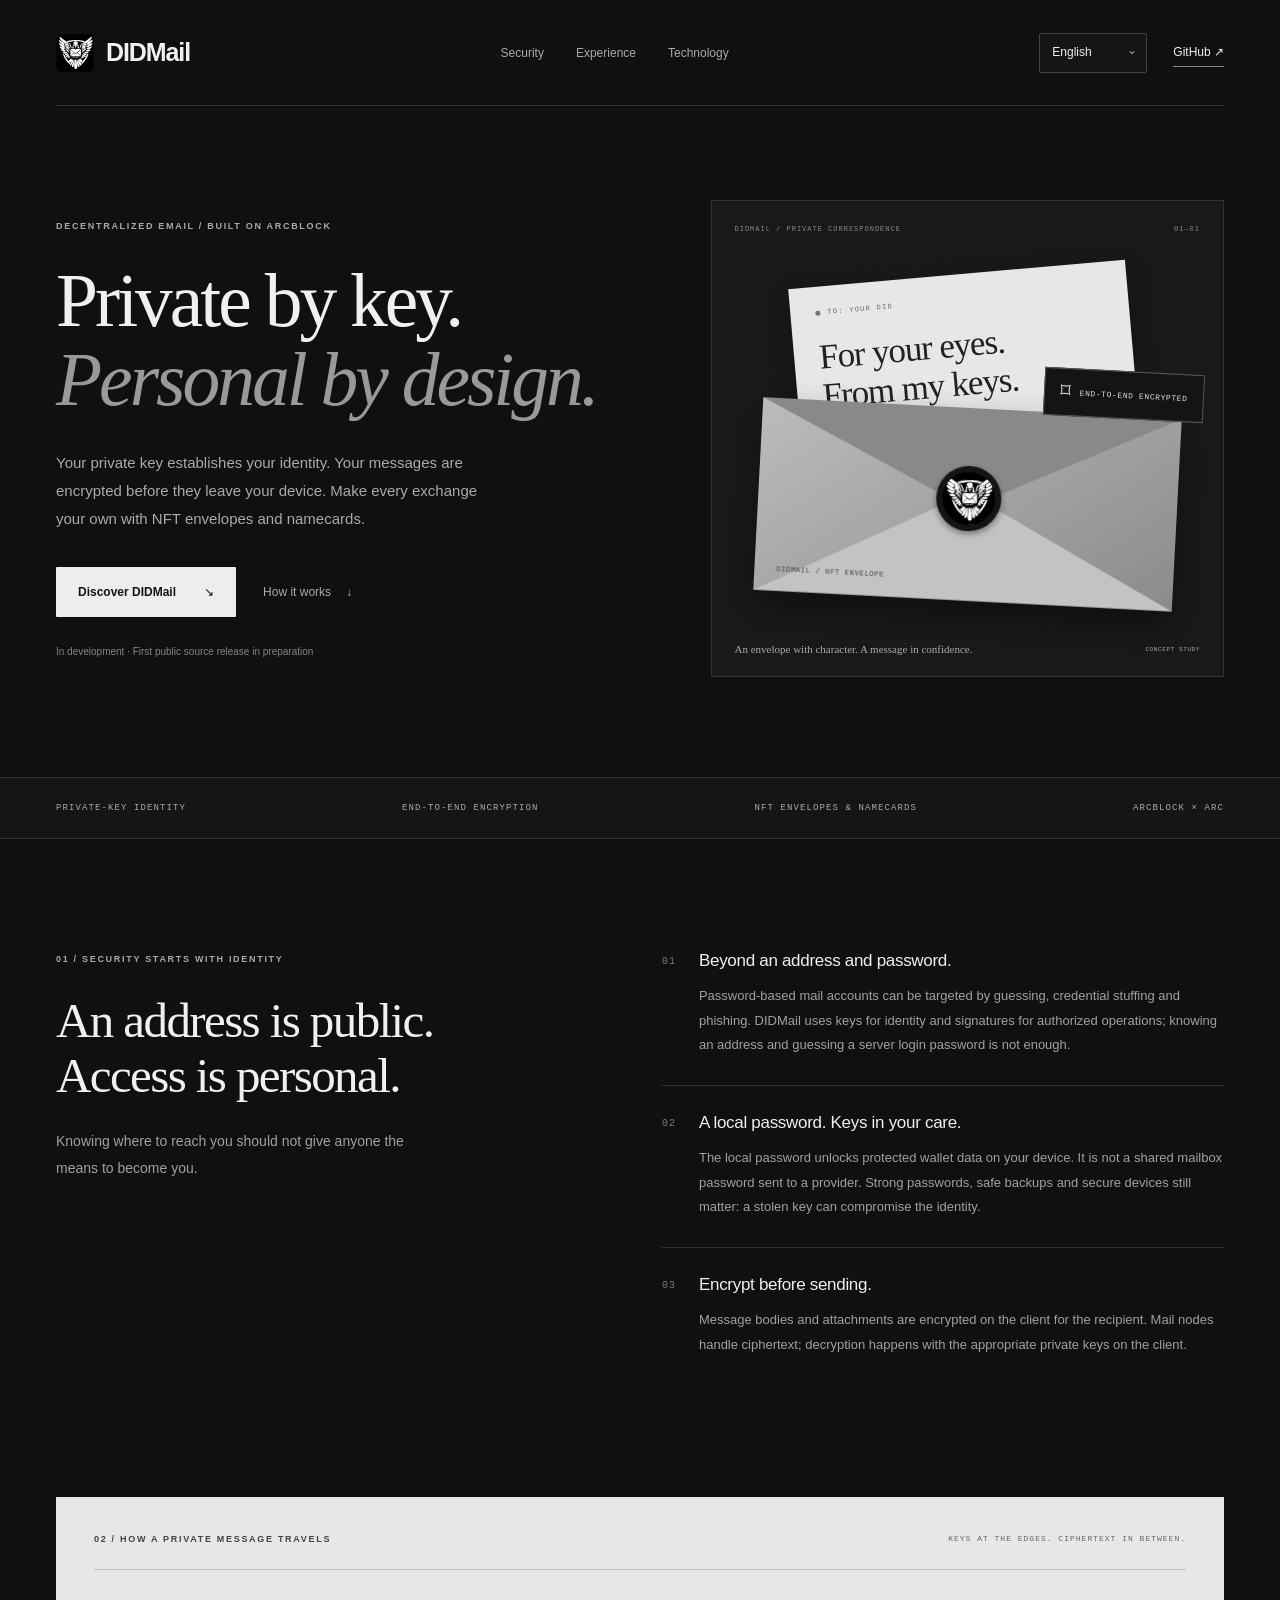
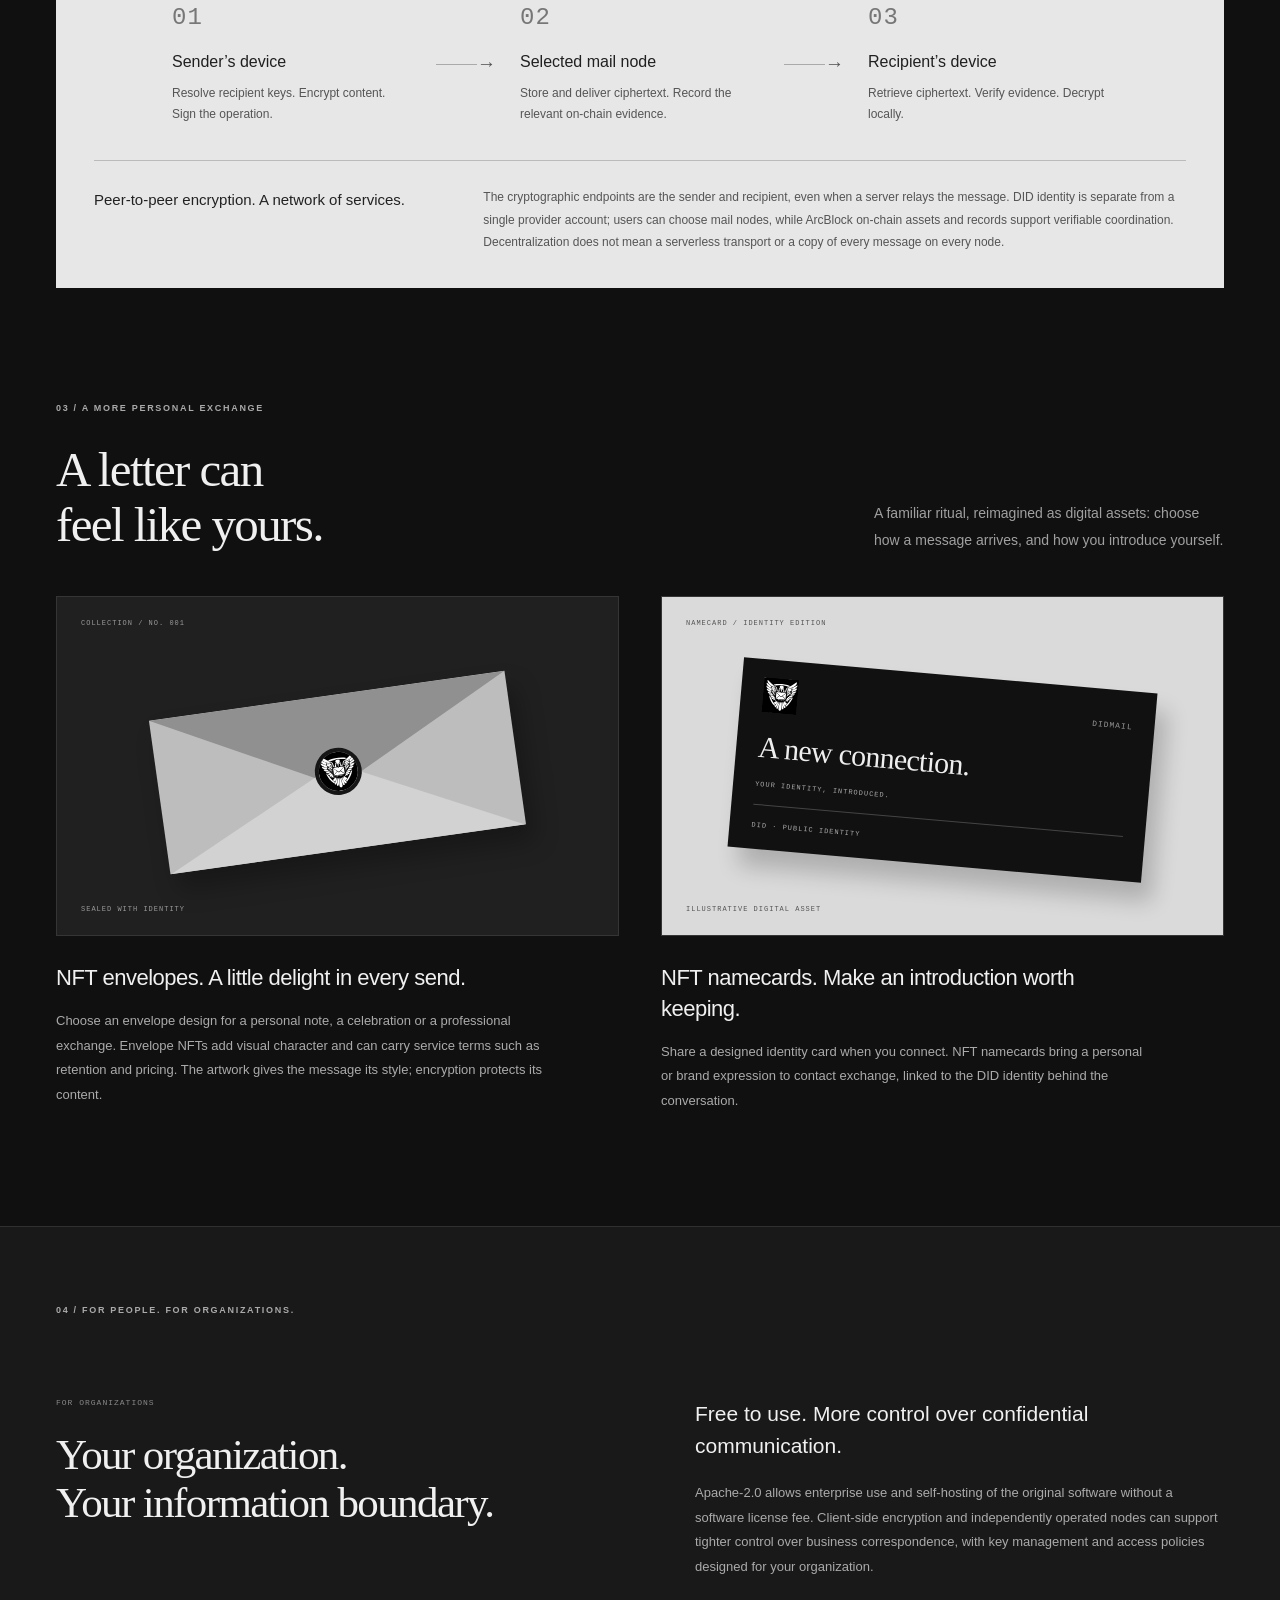
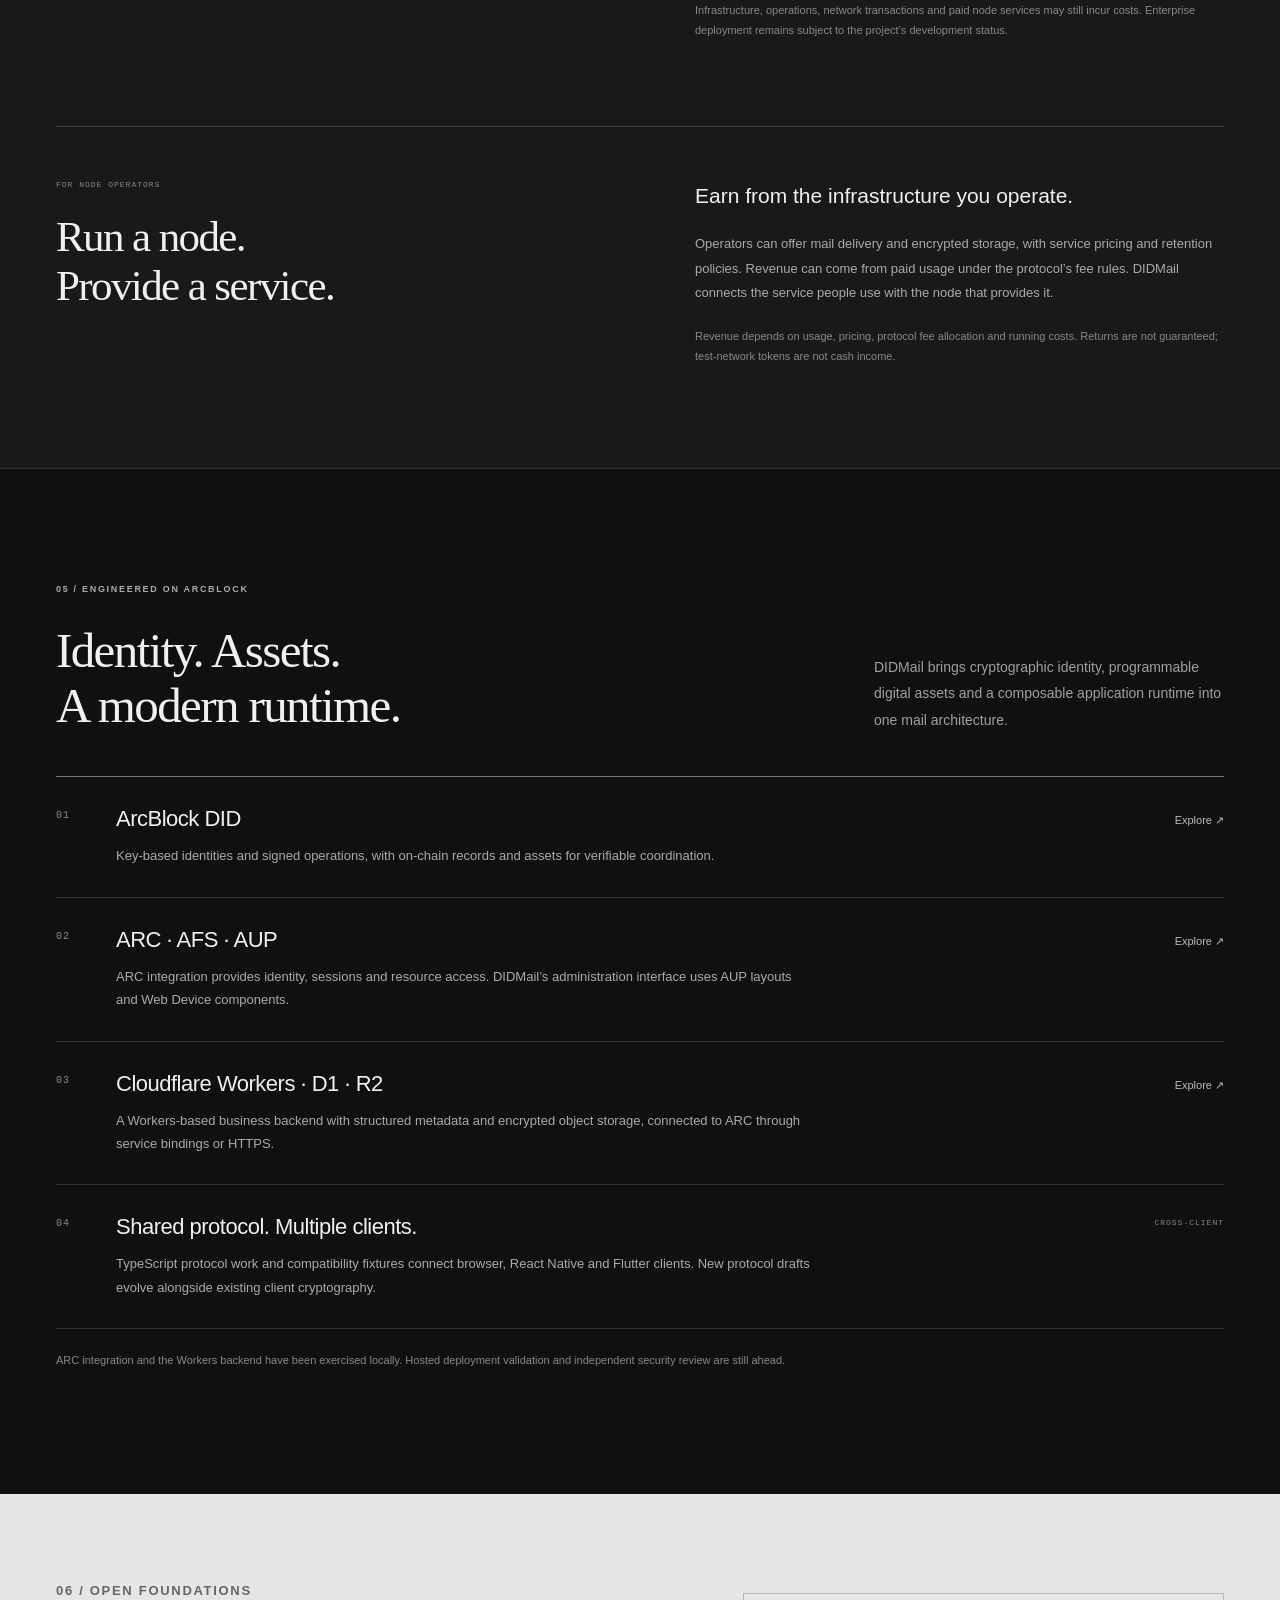
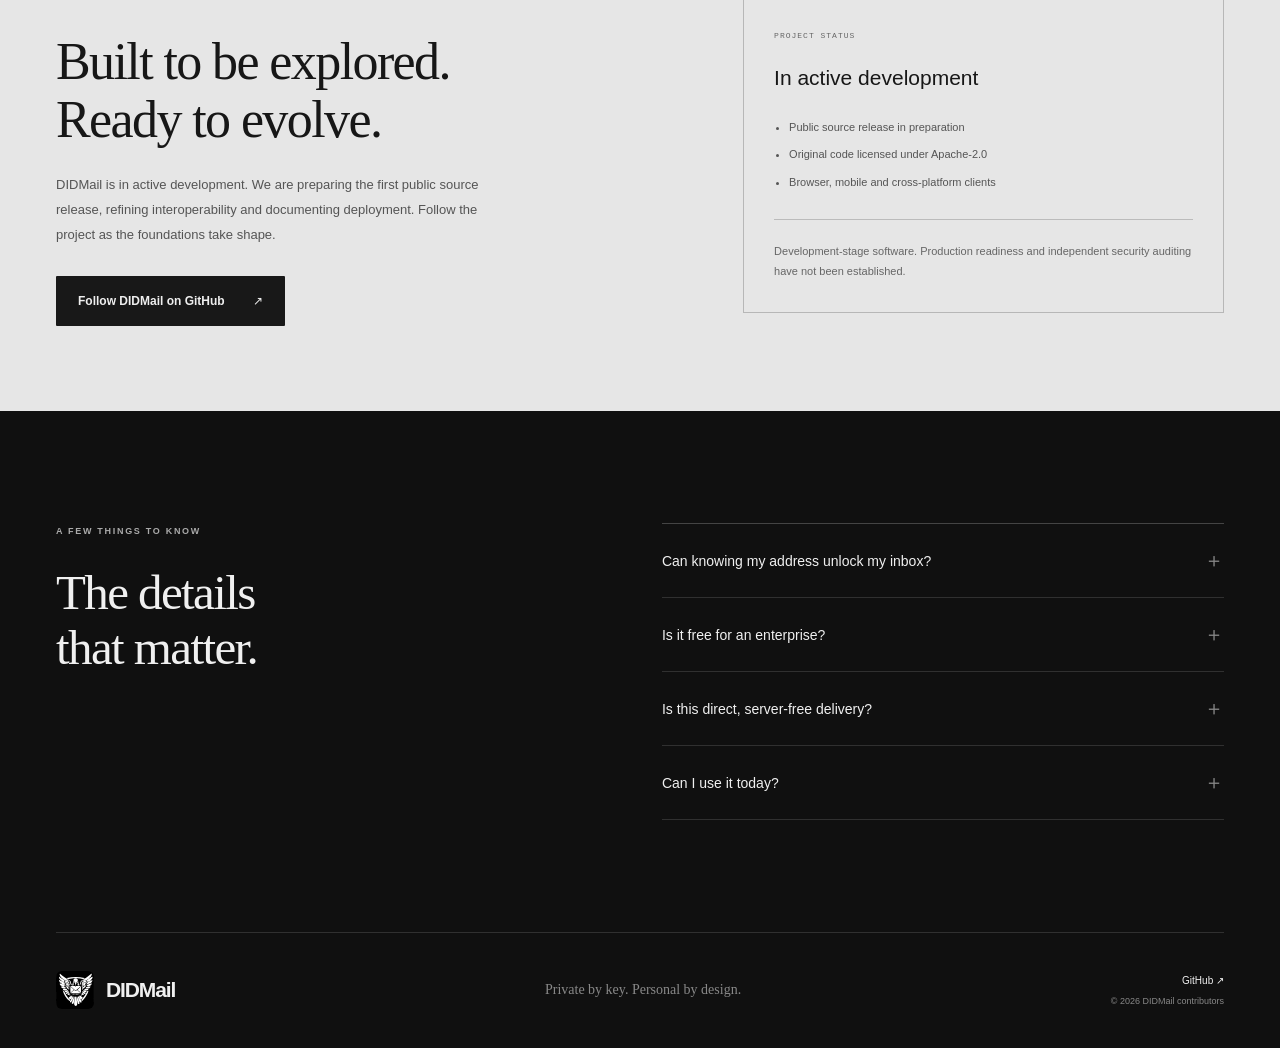
<file: index.html>
<!doctype html>
<html lang="en"><head>
<meta charset="utf-8"><meta name="viewport" content="width=device-width, initial-scale=1">
<meta name="theme-color" content="#101010">
<meta name="description" content="DIDMail: private-key identity, end-to-end encrypted email, NFT envelopes and namecards. Built on ArcBlock technology and ARC.">
<meta property="og:type" content="website"><meta property="og:title" content="DIDMail — Private by key. Personal by design.">
<meta property="og:description" content="Private-key identity. Encrypted conversations. NFT envelopes and namecards. Built on ArcBlock and ARC.">
<meta property="og:url" content="https://didmail.org/"><meta property="og:image" content="https://didmail.org/assets/favicon.png">
<link rel="canonical" href="https://didmail.org/"><link rel="icon" type="image/png" href="assets/favicon.png"><link rel="stylesheet" href="style.css?v=3">
<title>DIDMail — Private by key. Personal by design.</title><script src="locales.js?v=3" defer></script><script src="app.js?v=3" defer></script></head><body>
<a data-i18n="skip" href="#main" class="skip">Skip to content</a>
<header class="site-header wrap"><a class="brand" href="#" aria-label="DIDMail home"><img src="assets/logo.svg" width="38" height="38" alt=""><span>DIDMail</span></a><nav id="navigation" aria-label="Main navigation"><a href="#idea"><span data-i18n="navSecurity" >Security</span></a><a href="#experience"><span data-i18n="navExperience" >Experience</span></a><a href="#technology"><span data-i18n="navTechnology" >Technology</span></a></nav>
<div class="nav-actions"><div class="language-picker"><select class="language" aria-label="Website language" dir="ltr"><option value="en" lang="en">English</option><option value="zh" lang="zh">中文</option><option value="ja" lang="ja">日本語</option><option value="ru" lang="ru">Русский</option><option value="ar" lang="ar" dir="rtl">العربية</option></select><span aria-hidden="true">⌄</span></div><a class="github-link" href="https://github.com/didmail-org" target="_blank" rel="noopener noreferrer">GitHub ↗</a><button class="menu-button" type="button" aria-controls="navigation" aria-expanded="false" aria-label="Toggle navigation"><span></span><span></span></button></div></header>
<main id="main">
<section class="hero wrap"><div class="hero-copy"><p data-i18n="eyebrow" class="eyebrow">DECENTRALIZED EMAIL / BUILT ON ARCBLOCK</p><h1><span data-i18n="heroFirst" >Private by key.</span><br><em><span data-i18n="heroSecond" >Personal by design.</span></em></h1><p data-i18n="heroDescription" class="hero-description">Your private key establishes your identity. Your messages are encrypted before they leave your device. Make every exchange your own with NFT envelopes and namecards.</p><div class="hero-actions"><a class="button dark" href="#idea"><span data-i18n="explore" >Discover DIDMail</span><span aria-hidden="true">↘</span></a><a class="text-link" href="#how"><span data-i18n="howLink" >How it works</span><span aria-hidden="true">↓</span></a></div><p data-i18n="heroStatus" class="hero-status">In development · First public source release in preparation</p></div><div class="mail-scene" aria-label="Concept illustration of an encrypted NFT envelope"><div class="scene-grid" aria-hidden="true"></div><div class="scene-top"><span class="mono" data-i18n="correspondence">DIDMAIL / PRIVATE CORRESPONDENCE</span><span class="mono">01—01</span></div><div class="message-paper"><div class="paper-header"><span class="paper-dot"></span><span class="mono" data-i18n="toDid">TO: YOUR DID</span></div><p data-i18n="paperTitle" >For your eyes.<br>From my keys.</p><div class="paper-lines" aria-hidden="true"><i></i><i></i><i></i></div></div><div class="envelope" aria-hidden="true"><div class="envelope-base"></div><div class="envelope-fold"></div><div class="seal"><img src="assets/logo.svg" alt="" width="56" height="56"></div><span class="envelope-label mono">DIDMAIL / NFT ENVELOPE</span></div><div class="encryption-tag"><span aria-hidden="true">⌑</span><span data-i18n="sealed" >END-TO-END ENCRYPTED</span></div><div class="scene-bottom"><span data-i18n="sceneNote" >An envelope with character. A message in confidence.</span><span data-i18n="illustration" class="mono">CONCEPT STUDY</span></div></div></section>
<div class="principles-strip"><div class="wrap"><span data-i18n="stripIdentity" >PRIVATE-KEY IDENTITY</span><span data-i18n="stripEncryption" >END-TO-END ENCRYPTION</span><span data-i18n="stripNFT" >NFT ENVELOPES &amp; NAMECARDS</span><span data-i18n="stripArc" >ARCBLOCK × ARC</span></div></div>
<section id="idea" class="idea-section wrap section-space"><div class="section-intro"><p data-i18n="securityEyebrow" class="eyebrow">01 / SECURITY STARTS WITH IDENTITY</p><h2 data-i18n="securityTitle" >An address is public.<br>Access is personal.</h2><p data-i18n="securityIntro" class="section-description">Knowing where to reach you should not give anyone the means to become you.</p></div><div class="principle-list">
<article><span class="item-index mono">01</span><div><h3 data-i18n="passwordTitle" >Beyond an address and password.</h3><p data-i18n="passwordText" >Password-based mail accounts can be targeted by guessing, credential stuffing and phishing. DIDMail uses keys for identity and signatures for authorized operations; knowing an address and guessing a server login password is not enough.</p></div></article>
<article><span class="item-index mono">02</span><div><h3 data-i18n="localTitle" >A local password. Keys in your care.</h3><p data-i18n="localText" >The local password unlocks protected wallet data on your device. It is not a shared mailbox password sent to a provider. Strong passwords, safe backups and secure devices still matter: a stolen key can compromise the identity.</p></div></article>
<article><span class="item-index mono">03</span><div><h3 data-i18n="contentTitle" >Encrypt before sending.</h3><p data-i18n="contentText" >Message bodies and attachments are encrypted on the client for the recipient. Mail nodes handle ciphertext; decryption happens with the appropriate private keys on the client.</p></div></article>
</div></section>
<section id="how" class="journey-section wrap"><div class="journey-heading"><p data-i18n="howEyebrow" class="eyebrow">02 / HOW A PRIVATE MESSAGE TRAVELS</p><span data-i18n="howNote" class="mono">KEYS AT THE EDGES. CIPHERTEXT IN BETWEEN.</span></div><div class="journey"><div class="journey-step"><span class="journey-symbol mono">01</span><h3 data-i18n="senderTitle" >Sender’s device</h3><p data-i18n="senderText" >Resolve recipient keys. Encrypt content. Sign the operation.</p></div><div class="connection" aria-hidden="true"><span>→</span></div><div class="journey-step"><span class="journey-symbol mono">02</span><h3 data-i18n="nodesTitle" >Selected mail node</h3><p data-i18n="nodesText" >Store and deliver ciphertext. Record the relevant on-chain evidence.</p></div><div class="connection" aria-hidden="true"><span>→</span></div><div class="journey-step"><span class="journey-symbol mono">03</span><h3 data-i18n="recipientTitle" >Recipient’s device</h3><p data-i18n="recipientText" >Retrieve ciphertext. Verify evidence. Decrypt locally.</p></div></div><div class="architecture-note"><p data-i18n="decentralizedTitle" class="note-heading">Peer-to-peer encryption. A network of services.</p><p data-i18n="decentralizedText" >The cryptographic endpoints are the sender and recipient, even when a server relays the message. DID identity is separate from a single provider account; users can choose mail nodes, while ArcBlock on-chain assets and records support verifiable coordination. Decentralization does not mean a serverless transport or a copy of every message on every node.</p></div></section>
<section id="experience" class="experience-section wrap section-space"><div class="project-heading"><div><p data-i18n="nftEyebrow" class="eyebrow">03 / A MORE PERSONAL EXCHANGE</p><h2 data-i18n="nftTitle" >A letter can<br>feel like yours.</h2></div><p data-i18n="nftIntro" class="section-description">A familiar ritual, reimagined as digital assets: choose how a message arrives, and how you introduce yourself.</p></div><div class="nft-layout">
<article class="nft-feature"><div class="envelope-study" aria-hidden="true"><span class="study-label mono" data-i18n="collectionLabel">COLLECTION / NO. 001</span><div class="mini-envelope"><img src="assets/logo.svg" alt=""></div><span class="study-bottom mono" data-i18n="sealLabel">SEALED WITH IDENTITY</span></div><h3 data-i18n="envelopeTitle" >NFT envelopes. A little delight in every send.</h3><p data-i18n="envelopeText" >Choose an envelope design for a personal note, a celebration or a professional exchange. Envelope NFTs add visual character and can carry service terms such as retention and pricing. The artwork gives the message its style; encryption protects its content.</p></article>
<article class="nft-feature"><div class="namecard-study"><span class="study-label mono" data-i18n="namecardLabel">NAMECARD / IDENTITY EDITION</span><div class="namecard"><div class="namecard-top"><img src="assets/logo.svg" width="35" height="35" alt=""><span class="mono">DIDMAIL</span></div><p data-i18n="cardName" class="card-name">A new connection.</p><span data-i18n="cardRole" class="mono">YOUR IDENTITY, INTRODUCED.</span><div class="card-rule"></div><span class="mono" data-i18n="publicDid">DID · PUBLIC IDENTITY</span></div><span class="study-bottom mono" data-i18n="assetLabel">ILLUSTRATIVE DIGITAL ASSET</span></div><h3 data-i18n="namecardTitle" >NFT namecards. Make an introduction worth keeping.</h3><p data-i18n="namecardText" >Share a designed identity card when you connect. NFT namecards bring a personal or brand expression to contact exchange, linked to the DID identity behind the conversation.</p></article>
</div></section>
<section class="audience-section"><div class="wrap"><p data-i18n="audienceEyebrow" class="eyebrow">04 / FOR PEOPLE. FOR ORGANIZATIONS.</p><div class="audience-row"><div><span class="mono" data-i18n="enterpriseLabel">FOR ORGANIZATIONS</span><h2 data-i18n="enterpriseTitle" >Your organization.<br>Your information boundary.</h2></div><div><h3 data-i18n="enterpriseLead" >Free to use. More control over confidential communication.</h3><p data-i18n="enterpriseText" >Apache-2.0 allows enterprise use and self-hosting of the original software without a software license fee. Client-side encryption and independently operated nodes can support tighter control over business correspondence, with key management and access policies designed for your organization.</p><p data-i18n="enterpriseNote" class="fine-print">Infrastructure, operations, network transactions and paid node services may still incur costs. Enterprise deployment remains subject to the project’s development status.</p></div></div><div class="audience-row"><div><span class="mono" data-i18n="operatorLabel">FOR NODE OPERATORS</span><h2 data-i18n="operatorTitle" >Run a node.<br>Provide a service.</h2></div><div><h3 data-i18n="operatorLead" >Earn from the infrastructure you operate.</h3><p data-i18n="operatorText" >Operators can offer mail delivery and encrypted storage, with service pricing and retention policies. Revenue can come from paid usage under the protocol’s fee rules. DIDMail connects the service people use with the node that provides it.</p><p data-i18n="operatorNote" class="fine-print">Revenue depends on usage, pricing, protocol fee allocation and running costs. Returns are not guaranteed; test-network tokens are not cash income.</p></div></div></div></section>
<section id="technology" class="technology-section wrap section-space"><div class="project-heading"><div><p data-i18n="techEyebrow" class="eyebrow">05 / ENGINEERED ON ARCBLOCK</p><h2 data-i18n="techTitle" >Identity. Assets.<br>A modern runtime.</h2></div><p data-i18n="techIntro" class="section-description">DIDMail brings cryptographic identity, programmable digital assets and a composable application runtime into one mail architecture.</p></div><div class="tech-list">
<article><span class="mono">01</span><div><h3 data-i18n="didTechTitle" >ArcBlock DID</h3><p data-i18n="didTechText" >Key-based identities and signed operations, with on-chain records and assets for verifiable coordination.</p></div><a href="https://arcblock.github.io/abt-did-spec/" target="_blank" rel="noopener noreferrer"><span data-i18n="didDocs" >Explore</span> <span aria-hidden="true">↗</span></a></article>
<article><span class="mono">02</span><div><h3 data-i18n="arcTechTitle" >ARC · AFS · AUP</h3><p data-i18n="arcTechText" >ARC integration provides identity, sessions and resource access. DIDMail’s administration interface uses AUP layouts and Web Device components.</p></div><a href="https://www.arcblock.io/en/docs/afs/" target="_blank" rel="noopener noreferrer"><span data-i18n="arcDocs" >Explore</span> <span aria-hidden="true">↗</span></a></article>
<article><span class="mono">03</span><div><h3 data-i18n="workerTechTitle" >Cloudflare Workers · D1 · R2</h3><p data-i18n="workerTechText" >A Workers-based business backend with structured metadata and encrypted object storage, connected to ARC through service bindings or HTTPS.</p></div><a href="https://developers.cloudflare.com/workers/" target="_blank" rel="noopener noreferrer"><span data-i18n="workerDocs" >Explore</span> <span aria-hidden="true">↗</span></a></article>
<article><span class="mono">04</span><div><h3 data-i18n="protocolTechTitle" >Shared protocol. Multiple clients.</h3><p data-i18n="protocolTechText" >TypeScript protocol work and compatibility fixtures connect browser, React Native and Flutter clients. New protocol drafts evolve alongside existing client cryptography.</p></div><span class="tech-tag mono" data-i18n="crossClient">CROSS-CLIENT</span></article>
</div><p data-i18n="techNote" class="fine-print">ARC integration and the Workers backend have been exercised locally. Hosted deployment validation and independent security review are still ahead.</p></section>
<section id="status" class="status-section"><div class="wrap status-inner"><div><p data-i18n="statusEyebrow" class="eyebrow">06 / OPEN FOUNDATIONS</p><h2 data-i18n="statusTitle" >Built to be explored.<br>Ready to evolve.</h2><p data-i18n="statusDescription" >DIDMail is in active development. We are preparing the first public source release, refining interoperability and documenting deployment. Follow the project as the foundations take shape.</p><a class="button lime" href="https://github.com/didmail-org" target="_blank" rel="noopener noreferrer"><span data-i18n="join" >Follow DIDMail on GitHub</span><span aria-hidden="true">↗</span></a></div>
<aside class="release-note"><span class="mono" data-i18n="projectStatus">PROJECT STATUS</span><h3 data-i18n="releaseTitle" >In active development</h3><ul><li data-i18n="releaseOne" >Public source release in preparation</li><li data-i18n="releaseTwo" >Original code licensed under Apache-2.0</li><li data-i18n="releaseThree" >Browser, mobile and cross-platform clients</li></ul><p data-i18n="releaseWarning" >Development-stage software. Production readiness and independent security auditing have not been established.</p></aside>
</div></section>
<section class="faq-section section-space wrap"><div><p data-i18n="faqEyebrow" class="eyebrow">A FEW THINGS TO KNOW</p><h2 data-i18n="faqTitle" >The details<br>that matter.</h2></div><div class="faq-list">
<details><summary><span data-i18n="faqOne" >Can knowing my address unlock my inbox?</span><span aria-hidden="true">＋</span></summary><p data-i18n="faqOneAnswer" >An address identifies you; it is not a decryption key. Reading encrypted content requires the appropriate private key. Keep local wallet data, passwords and backups secure.</p></details>
<details><summary><span data-i18n="faqTwo" >Is it free for an enterprise?</span><span aria-hidden="true">＋</span></summary><p data-i18n="faqTwoAnswer" >The original software has no license fee under Apache-2.0, including commercial use and self-hosting subject to the license terms. Hosting, operations and service or chain fees are separate. Third-party components retain their own licenses.</p></details>
<details><summary><span data-i18n="faqThree" >Is this direct, server-free delivery?</span><span aria-hidden="true">＋</span></summary><p data-i18n="faqThreeAnswer" >No. The encryption endpoints are the sender and recipient. Nodes still store and relay ciphertext. Delivery and availability depend on the selected services; encryption does not hide all routing, payment or on-chain metadata.</p></details>
<details><summary><span data-i18n="faqFour" >Can I use it today?</span><span aria-hidden="true">＋</span></summary><p data-i18n="faqFourAnswer" >Public downloads and deployment instructions are being prepared. This site introduces the project and its architecture; the illustrations are concept studies. Follow GitHub for source and release updates.</p></details>
</div></section>
</main>
<footer class="site-footer wrap"><a class="brand" href="#" aria-label="DIDMail home"><img src="assets/logo.svg" width="38" height="38" alt=""><span>DIDMail</span></a><p data-i18n="footerLine" >Private by key. Personal by design.</p><div><a href="https://github.com/didmail-org" target="_blank" rel="noopener noreferrer">GitHub <span aria-hidden="true">↗</span></a><span data-i18n="copyright">© 2026 DIDMail contributors</span></div></footer>
</body></html>
</file>
<file: style.css>
:root {
  color-scheme: dark;
  --paper: #101010; --ink: #f0f0f0; --muted: #a0a0a0; --line: #303030;
  --serif: "Iowan Old Style", Baskerville, "Palatino Linotype", Georgia, serif;
  --sans: -apple-system, BlinkMacSystemFont, "Segoe UI", sans-serif;
}
* { box-sizing: border-box; }
html { scroll-behavior: smooth; scroll-padding-top: 30px; }
body { margin: 0; background: var(--paper); color: var(--ink); font-family: var(--sans); -webkit-font-smoothing: antialiased; }
a { color: inherit; text-decoration: none; }
button { font: inherit; color: inherit; }
a, button, summary { touch-action: manipulation; -webkit-tap-highlight-color: transparent; }
:focus-visible { outline: 2px solid #ddd; outline-offset: 5px; }
.wrap { width: min(1240px, calc(100% - 112px)); margin-inline: auto; }
.mono { font-family: ui-monospace, SFMono-Regular, Consolas, monospace; font-size: 10px; letter-spacing: 1px; }
[data-i18n] { white-space: pre-line; }
.skip { position: fixed; left: 16px; top: -80px; padding: 14px; background: #fff; color: #111; z-index: 20; }
.skip:focus { top: 10px; }
.site-header { height: 106px; display: flex; align-items: center; justify-content: space-between; border-bottom: 1px solid var(--line); gap: 24px; }
.brand { display: flex; align-items: center; gap: 12px; font-size: 25px; font-weight: 600; letter-spacing: -1.1px; }
.brand img { border-radius: 6px; }
.site-header nav { display: flex; gap: 32px; font-size: 12px; color: #aaa; }
.site-header nav a, .text-link { transition: color .2s; }
.site-header nav a:hover, .text-link:hover, .site-footer a:hover { color: #fff; }
.nav-actions { display: flex; gap: 26px; align-items: center; font-size: 12px; }
.language { background: none; border: 0; padding: 10px 0; cursor: pointer; }
.language span { font-size: 11px; margin-left: 6px; }
.github-link { border-bottom: 1px solid #888; padding-block: 7px; }
.menu-button { display: none; }
.hero { display: grid; grid-template-columns: 1.15fr 1fr; align-items: center; gap: 64px; padding-block: 94px 100px; }
.eyebrow { font-size: 9px; font-weight: 550; letter-spacing: 1.7px; line-height: 1.8; margin: 0 0 27px; color: #aaa; }
.hero h1 { font-family: var(--serif); font-weight: 400; font-size: clamp(58px, 5.9vw, 82px); letter-spacing: -3px; line-height: 1.05; margin: 0 0 30px; }
.hero h1 em { font-weight: 400; color: #999; }
.hero-description { font-size: 15px; line-height: 1.85; color: #aaa; max-width: 440px; margin: 0 0 34px; }
.hero-actions { display: flex; gap: 27px; align-items: center; }
.button { display: inline-flex; justify-content: space-between; align-items: center; gap: 28px; min-height: 50px; padding: 0 22px; font-size: 12px; font-weight: 550; border-radius: 1px; transition: transform .2s, background .2s; }
.button:hover { transform: translateY(-2px); }
.button.dark, .button.lime { background: #ededed; color: #151515; }
.button.dark:hover, .button.lime:hover { background: #fff; }
.text-link { font-size: 12px; display: flex; gap: 15px; align-items: center; color: #aaa; }
.hero-status { font-size: 10px; color: #858585; line-height: 1.7; margin: 26px 0 0; }
/* The envelope is drawn in CSS; the project seal is the original DIDMail mark. */
.mail-scene { position: relative; height: 477px; background: #191919; border: 1px solid #333; overflow: hidden; isolation: isolate; }
.scene-grid { position: absolute; inset: 0; background-image: linear-gradient(#ffffff09 1px, transparent 1px), linear-gradient(90deg, #ffffff09 1px, transparent 1px); background-size: 34px 34px; mask-image: radial-gradient(ellipse at center, #000, transparent 80%); }
.scene-top { position: absolute; inset: 24px 23px auto; display: flex; justify-content: space-between; color: #888; }
.scene-top .mono { font-size: 7px; }
.message-paper { position: absolute; left: 17%; right: 17%; top: 73px; height: 240px; padding: 22px 25px; background: #e7e7e7; color: #222; box-shadow: 0 9px 23px #0005; transform: rotate(-5deg); transition: transform .5s; }
.paper-header { display: flex; align-items: center; gap: 7px; color: #666; }
.paper-header .mono { font-size: 7px; letter-spacing: 1.3px; }
.paper-dot { height: 5px; width: 5px; border-radius: 50%; background: #777; }
.message-paper p { font-family: var(--serif); font-size: 35px; line-height: 1.1; letter-spacing: -1.1px; margin: 22px 0; }
.paper-lines i { display: block; height: 2px; background: #c6c6c6; width: 85%; margin: 10px 0; }
.paper-lines i:nth-child(2) { width: 94%; }
.paper-lines i:nth-child(3) { width: 61%; }
.envelope { position: absolute; top: 207px; left: 9%; right: 9%; height: 193px; filter: drop-shadow(0 16px 17px #0006); transform: rotate(3deg); transition: transform .5s; }
.envelope-base { position: absolute; inset: 0; background: #898989; }
.envelope-fold { position: absolute; inset: 0; background: linear-gradient(145deg, #bcbcbc, #8b8b8b); clip-path: polygon(0 0,50% 52%,100% 0,100% 100%,0 100%); border-bottom: 1px solid #777; }
.envelope:before { content: ""; position: absolute; inset: 0; background: #777; clip-path: polygon(0 0,50% 58%,100% 0); z-index: -1; }
.envelope:after { content: ""; position: absolute; inset: 0; background: #c3c3c3; clip-path: polygon(0 100%,50% 44%,100% 100%); border-bottom: 1px solid #999; }
.seal { position: absolute; width: 65px; height: 65px; border-radius: 50%; background: #141414; left: calc(50% - 32px); top: 58px; display: grid; place-items: center; z-index: 2; box-shadow: 0 3px 6px #0006; transform: rotate(-3deg); }
.seal img { border-radius: 50%; width: 53px; height: 53px; }
.envelope-label { position: absolute; left: 22px; bottom: 18px; font-size: 7px; z-index: 3; color: #444; letter-spacing: .7px; }
.encryption-tag { position: absolute; right: 19px; top: 170px; background: #141414; color: #ddd; padding: 13px 15px; display: flex; gap: 9px; align-items: center; font-family: ui-monospace, monospace; font-size: 8px; letter-spacing: .6px; transform: rotate(3deg); border: 1px solid #555; z-index: 3; }
.encryption-tag>span:first-child { font-size: 20px; line-height: 1; }
.scene-bottom { position: absolute; bottom: 21px; inset-inline: 23px; display: flex; align-items: center; justify-content: space-between; gap: 10px; font-family: var(--serif); font-size: 11px; color: #aaa; }
.scene-bottom .mono { font-size: 6px; letter-spacing: .6px; }
.mail-scene:hover .message-paper { transform: translateY(-8px) rotate(-7deg); }
.mail-scene:hover .envelope { transform: translateY(3px) rotate(1deg); }
.principles-strip { border-block: 1px solid var(--line); background: #151515; }
.principles-strip .wrap { display: flex; align-items: center; justify-content: space-between; gap: 22px; padding-block: 25px; font-family: ui-monospace, monospace; letter-spacing: 1.1px; font-size: 9px; color: #aaa; }
.section-space { padding-block: 112px; }
h2 { font-family: var(--serif); font-size: 49px; line-height: 1.12; font-weight: 400; letter-spacing: -1.6px; margin: 0 0 24px; }
h3 { font-weight: 500; }
.section-description { color: var(--muted); font-size: 14px; line-height: 1.9; max-width: 350px; margin: 0; }
.idea-section { display: grid; grid-template-columns: 1fr 1.1fr; gap: 95px; }
.principle-list article { display: flex; gap: 23px; align-items: flex-start; border-top: 1px solid var(--line); padding: 27px 0; }
.principle-list article:first-child { padding-top: 0; border: 0; }
.item-index { color: #777; margin-top: 5px; }
.principle-list h3 { font-size: 17px; letter-spacing: -.3px; margin: 0 0 13px; }
.principle-list p { font-size: 13px; line-height: 1.9; color: var(--muted); margin: 0; }
.journey-section { background: #e7e7e7; color: #202020; padding: 34px 38px; }
.journey-heading { display: flex; justify-content: space-between; align-items: center; gap: 25px; border-bottom: 1px solid #c0c0c0; padding-bottom: 22px; }
.journey-heading .eyebrow { margin: 0; color: #444; }
.journey-heading>.mono { font-size: 8px; color: #666; }
.journey { display: flex; align-items: center; justify-content: center; padding-block: 34px; gap: 24px; }
.journey-step { flex: 1; text-align: left; max-width: 240px; }
.journey-symbol { display: block; font-size: 24px; color: #777; margin-bottom: 22px; }
.journey-step h3 { font-size: 16px; margin: 0 0 12px; }
.journey-step p { font-size: 12px; line-height: 1.8; color: #555; margin: 0; }
.connection { height: 1px; width: 60px; background: #aaa; position: relative; flex-shrink: 0; }
.connection span { position: absolute; right: 0; top: -11px; color: #555; background: #e7e7e7; font-size: 19px; }
.architecture-note { border-top: 1px solid #bbb; padding-top: 25px; display: grid; grid-template-columns: 1fr 2fr; gap: 38px; }
.architecture-note p { font-size: 12px; color: #555; line-height: 1.9; margin: 0; }
.architecture-note .note-heading { color: #222; font-size: 15px; }
.project-heading { display: flex; justify-content: space-between; align-items: end; padding-bottom: 43px; gap: 55px; }
.project-heading h2 { margin: 0; }
.nft-layout { display: grid; grid-template-columns: 1fr 1fr; gap: 42px; }
.nft-feature h3 { font-size: 22px; line-height: 1.4; letter-spacing: -.5px; margin: 27px 0 15px; max-width: 430px; }
.nft-feature>p { font-size: 13px; line-height: 1.9; color: #aaa; margin: 0; max-width: 490px; }
.envelope-study, .namecard-study { position: relative; height: 340px; background: #202020; border: 1px solid #353535; overflow: hidden; }
.study-label, .study-bottom { position: absolute; left: 24px; top: 22px; font-size: 7px; color: #999; }
.study-bottom { top: auto; bottom: 22px; }
.mini-envelope { position: absolute; width: 64%; height: 46%; left: 18%; top: 29%; background: #bdbdbd; transform: rotate(-8deg); box-shadow: 8px 17px 24px #0004; }
.mini-envelope:before { content: ""; position: absolute; inset: 0; background: #909090; clip-path: polygon(0 0,50% 59%,100% 0); }
.mini-envelope:after { content: ""; position: absolute; inset: 0; background: #d2d2d2; clip-path: polygon(0 100%,50% 44%,100% 100%); }
.mini-envelope img { position: absolute; width: 47px; height: 47px; border-radius: 50%; left: calc(50% - 23px); top: 34%; z-index: 2; border: 4px solid #161616; }
.namecard-study { background: #dadada; }
.namecard-study>.mono { color: #555; }
.namecard { position: absolute; left: 13%; right: 13%; top: 23%; padding: 18px 22px; background: #111; color: #eee; transform: rotate(5deg); box-shadow: 12px 18px 22px #0003; }
.namecard-top { display: flex; justify-content: space-between; align-items: center; }
.namecard-top .mono { font-size: 8px; color: #999; }
.card-name { font-family: var(--serif); font-size: 30px; margin: 18px 0 8px; letter-spacing: -.7px; }
.namecard>.mono { font-size: 7px; color: #aaa; }
.card-rule { border-top: 1px solid #444; margin: 14px 0 8px; }
.audience-section { background: #191919; padding-block: 75px 15px; border-block: 1px solid var(--line); }
.audience-row { display: grid; grid-template-columns: 1fr 1fr; gap: 110px; padding-block: 53px 65px; }
.audience-row+.audience-row { border-top: 1px solid #383838; }
.audience-row>div>.mono { display: block; font-size: 8px; color: #888; margin-bottom: 24px; }
.audience-row h2 { font-size: 43px; }
.audience-row h3 { font-size: 21px; line-height: 1.5; margin: 0 0 20px; }
.audience-row p { font-size: 13px; color: #aaa; line-height: 1.9; margin: 0 0 21px; }
.fine-print, .audience-row .fine-print { font-size: 11px; color: #888; line-height: 1.8; }
.tech-list { border-top: 1px solid #777; }
.tech-list article { display: grid; grid-template-columns: 40px 1fr 110px; align-items: start; gap: 20px; border-bottom: 1px solid #333; padding-block: 29px; }
.tech-list article>.mono { color: #888; padding-top: 4px; }
.tech-list h3 { font-size: 22px; letter-spacing: -.5px; margin: 0 0 12px; }
.tech-list p { font-size: 13px; color: #aaa; line-height: 1.8; margin: 0; max-width: 700px; }
.tech-list a { font-size: 11px; color: #bbb; text-align: right; padding-block: 8px; }
.tech-list a:hover { color: white; text-decoration: underline; text-underline-offset: 4px; }
.tech-tag { text-align: right; font-size: 8px; }
.technology-section>.fine-print { margin-top: 22px; max-width: 800px; }
.status-section { background: #e6e6e6; color: #171717; padding-block: 85px; }
.status-inner { display: grid; grid-template-columns: 1.2fr 1fr; gap: 110px; align-items: center; }
.status-section .eyebrow { color: #666; }
.status-section h2 { font-size: 52px; }
.status-section p { font-size: 13px; line-height: 1.9; color: #555; max-width: 450px; margin: 0 0 29px; }
.status-section .button { background: #181818; color: #eee; }
.status-section .button:hover { background: #333; }
.release-note { border: 1px solid #b7b7b7; padding: 30px; }
.release-note>.mono { color: #666; font-size: 8px; }
.release-note h3 { font-size: 21px; margin: 24px 0; }
.release-note ul { padding-left: 15px; margin: 0 0 23px; color: #555; font-size: 11px; line-height: 2.5; }
.release-note p { border-top: 1px solid #bbb; padding-top: 21px; font-size: 11px; line-height: 1.85; margin: 0; color: #666; }
.faq-section { display: grid; grid-template-columns: 1fr 1.1fr; gap: 95px; }
.faq-list { border-top: 1px solid #444; }
details { border-bottom: 1px solid var(--line); }
summary { list-style: none; display: flex; align-items: center; justify-content: space-between; padding: 23px 0; font-size: 14px; cursor: pointer; gap: 15px; }
summary::-webkit-details-marker { display: none; }
summary>span:last-child { font-size: 20px; color: #888; transition: transform .2s; }
details[open] summary>span:last-child { transform: rotate(45deg); }
details p { color: #aaa; font-size: 12px; line-height: 1.9; margin: 0 28px 23px 0; }
.site-footer { border-top: 1px solid var(--line); display: flex; align-items: center; justify-content: space-between; gap: 30px; padding-block: 35px; }
.site-footer .brand { font-size: 21px; }
.site-footer p { font-family: var(--serif); font-size: 14px; color: #888; }
.site-footer>div { display: flex; align-items: end; flex-direction: column; gap: 10px; font-size: 10px; }
.site-footer>div>span { color: #888; font-size: 9px; }
html[lang=zh] h1 { font-family: var(--sans); font-size: 47px; letter-spacing: -1.8px; line-height: 1.45; }
html[lang=zh] h1 em { font-style: normal; }
html[lang=zh] h2 { font-family: var(--sans); font-size: 36px; font-weight: 450; line-height: 1.45; letter-spacing: -1px; }
html[lang=zh] .message-paper p { font-family: var(--sans); font-size: 28px; line-height: 1.5; }
html[lang=zh] .scene-bottom { font-family: var(--sans); font-size: 10px; }
html[lang=zh] .card-name { font-family: var(--sans); font-size: 25px; }
@media(max-width:1100px) {
  .wrap { width: calc(100% - 64px); }
  .hero { gap: 35px; }
  .hero h1 { font-size: 63px; }
  .mail-scene { height: 445px; }
  .scene-bottom .mono { display: none; }
  .idea-section, .faq-section, .status-inner, .audience-row { gap: 60px; }
  .nft-layout { gap: 30px; }
  .card-name { font-size: 26px; }
  html[lang=zh] h1 { font-size: 40px; }
}
@media(max-width:800px) {
  .wrap { width: calc(100% - 48px); }
  .site-header { height: 84px; }
  .site-header nav { gap: 18px; font-size: 11px; }
  .nav-actions { gap: 20px; }
  .brand { font-size: 23px; }
  .hero { grid-template-columns: 1fr; padding-block: 58px 64px; gap: 40px; }
  .hero h1 { font-size: 80px; }
  .hero-description { max-width: 510px; }
  .mail-scene { max-width: 540px; width: 100%; justify-self: center; }
  .hero h1 br { display: initial; }
  .principles-strip .wrap { display: grid; grid-template-columns: 1fr 1fr; gap: 20px; text-align: center; font-size: 8px; }
  .section-space { padding-block: 75px; }
  .idea-section, .faq-section { grid-template-columns: 1fr; gap: 38px; }
  .section-description { max-width: 480px; }
  .principle-list article:first-child { padding-top: 25px; border-top: 1px solid var(--line); }
  h2 { font-size: 43px; }
  .journey-section { padding: 27px; }
  .journey { gap: 15px; }
  .journey-step h3 { font-size: 14px; }
  .journey-step p { font-size: 11px; }
  .connection { width: 25px; }
  .journey-heading>.mono { display: none; }
  .architecture-note { grid-template-columns: 1fr; gap: 15px; }
  .project-heading { gap: 35px; align-items: start; }
  .project-heading .section-description { max-width: 240px; font-size: 12px; }
  .nft-layout { gap: 26px; }
  .nft-feature h3 { font-size: 19px; }
  .envelope-study, .namecard-study { height: 280px; }
  .namecard { left: 8%; right: 8%; padding: 16px; }
  .card-name { font-size: 23px; margin-block: 20px 10px; }
  .audience-row { grid-template-columns: 1fr; gap: 15px; }
  .audience-row h2 { font-size: 42px; }
  .audience-row p { max-width: 580px; }
  .tech-list article { grid-template-columns: 26px 1fr 86px; gap: 12px; }
  .tech-list h3 { font-size: 20px; }
  .status-inner { grid-template-columns: 1fr; gap: 40px; }
  .release-note { max-width: 540px; }
  .site-footer { flex-wrap: wrap; gap: 20px; }
  .site-footer p { margin: 0; }
  .site-footer>div { flex-basis: 100%; flex-direction: row; justify-content: space-between; align-items: center; }
  html[lang=zh] h1 { font-size: 52px; }
  html[lang=zh] h2 { font-size: 34px; }
}
@media(max-width:540px) {
  .wrap { width: calc(100% - 40px); }
  .site-header { height: 78px; position: relative; }
  .brand { font-size: 22px; gap: 9px; }
  .brand img { width: 33px; height: 33px; }
  .nav-actions { gap: 20px; }
  .github-link { display: none; }
  .menu-button { display: flex; flex-direction: column; justify-content: center; gap: 5px; border: 0; background: none; width: 28px; height: 36px; padding: 4px; cursor: pointer; }
  .menu-button span { height: 1px; background: #ddd; width: 20px; }
  .site-header nav { display: none; position: absolute; top: 77px; left: -20px; right: -20px; background: #151515; padding: 24px 20px; border-bottom: 1px solid #555; z-index: 10; font-size: 14px; }
  .site-header nav.open { display: flex; flex-direction: column; gap: 25px; }
  .hero { padding-block: 46px 48px; gap: 34px; }
  .hero .eyebrow { font-size: 7px; letter-spacing: 1.1px; margin-bottom: 23px; }
  .hero h1 { font-size: 55px; letter-spacing: -2.5px; }
  .hero-description { font-size: 14px; line-height: 1.85; margin-bottom: 28px; }
  .hero-actions { gap: 24px; }
  .button { font-size: 11px; padding-inline: 17px; gap: 24px; min-height: 48px; }
  .text-link { font-size: 11px; gap: 10px; }
  .hero-status { font-size: 9px; margin-top: 23px; }
  .mail-scene { height: 370px; }
  .message-paper { top: 63px; padding: 18px; height: 200px; }
  .message-paper p { font-size: 29px; margin: 20px 0; }
  .envelope { top: 173px; height: 151px; }
  .seal { width: 53px; height: 53px; left: calc(50% - 26px); top: 45px; }
  .seal img { width: 43px; height: 43px; }
  .envelope-label { font-size: 6px; left: 15px; bottom: 13px; }
  .encryption-tag { right: 12px; top: 145px; padding: 10px; font-size: 7px; gap: 7px; }
  .scene-top { inset: 20px 17px auto; }
  .scene-top .mono { font-size: 6px; }
  .scene-bottom { inset-inline: 17px; bottom: 18px; font-size: 10px; }
  .principles-strip .wrap { gap: 19px 12px; font-size: 7px; letter-spacing: .5px; }
  .section-space { padding-block: 62px; }
  .eyebrow { font-size: 8px; margin-bottom: 20px; }
  h2 { font-size: 39px; }
  .section-description { font-size: 13px; }
  .principle-list article { gap: 15px; }
  .principle-list h3 { font-size: 17px; }
  .principle-list p { font-size: 12px; }
  .journey-section { padding: 22px; }
  .journey { flex-direction: column; align-items: stretch; gap: 22px; padding-block: 27px; }
  .journey-step { max-width: none; }
  .journey-symbol { font-size: 18px; margin-bottom: 10px; }
  .journey-step h3 { font-size: 17px; }
  .journey-step p { font-size: 12px; }
  .connection { margin-left: 6px; width: 1px; height: 22px; }
  .connection span { transform: rotate(90deg); top: 4px; left: -8px; right: auto; font-size: 17px; }
  .project-heading { display: block; padding-bottom: 30px; }
  .project-heading .section-description { margin-top: 22px; max-width: none; font-size: 13px; }
  .nft-layout { grid-template-columns: 1fr; gap: 43px; }
  .envelope-study, .namecard-study { height: 305px; }
  .nft-feature h3 { font-size: 21px; margin-top: 23px; }
  .nft-feature>p { font-size: 12px; }
  .namecard { left: 12%; right: 12%; padding: 18px; }
  .card-name { font-size: 28px; }
  .audience-section { padding-block: 52px 0; }
  .audience-row { padding-block: 30px 42px; gap: 10px; }
  .audience-row h2 { font-size: 38px; }
  .audience-row h3 { font-size: 19px; }
  .audience-row p { font-size: 12px; }
  .audience-row .fine-print { font-size: 10px; }
  .tech-list article { grid-template-columns: 22px 1fr; padding-block: 24px; }
  .tech-list h3 { font-size: 19px; }
  .tech-list p { font-size: 12px; }
  .tech-list article>a, .tech-tag { grid-column: 2; text-align: left; justify-self: start; }
  .status-section { padding-block: 58px; }
  .status-section h2 { font-size: 40px; }
  .status-section p { font-size: 12px; }
  .release-note { padding: 24px; }
  .release-note li { font-size: 10px; }
  .faq-section { gap: 20px; }
  summary { font-size: 13px; }
  .site-footer { padding-block: 28px; }
  .site-footer p { font-size: 11px; }
  .site-footer>div { font-size: 9px; }
  html[lang=zh] h1 { font-size: clamp(29px, 8.1vw, 42px); letter-spacing: -1.2px; }
  html[lang=zh] h2 { font-size: 30px; }
  html[lang=zh] .message-paper p { font-size: 24px; }
  html[lang=zh] .scene-bottom { font-size: 9px; }
}
@media(prefers-reduced-motion:reduce) {
  html { scroll-behavior: auto; }
  *, *:before, *:after { transition: none !important; animation: none !important; }
}
/* A native selector keeps all five languages accessible by keyboard and touch. */
.language-picker { position: relative; flex-shrink: 0; }
.language-picker .language { appearance: none; border: 1px solid #444; border-radius: 2px; background: #151515; color: #eee; padding: 10px 28px 10px 12px; min-height: 40px; width: 108px; font-size: 12px; line-height: 1.3; cursor: pointer; }
.language-picker>span { pointer-events: none; position: absolute; right: 10px; top: 10px; color: #aaa; }
.language option { background: #151515; color: #eee; }
.hero-copy, .section-intro, .principle-list, .nft-feature, .project-heading>div,
.audience-row>div, .tech-list article>div, .status-inner>div, .release-note { min-width: 0; }
h1, h2, h3, p, .fine-print, .technology-section>.fine-print { overflow-wrap: anywhere; }
html[lang=ja] h1, html[lang=ja] h2, html[lang=ja] .message-paper p,
html[lang=ja] .card-name { font-family: var(--sans); font-style: normal; }
html[lang=ja] h1 { font-size: 43px; letter-spacing: -1.5px; line-height: 1.5; }
html[lang=ja] h1 em { font-style: normal; }
html[lang=ja] h2 { font-size: 35px; line-height: 1.5; letter-spacing: -1px; }
html[lang=ja] .message-paper p { font-size: 27px; line-height: 1.5; }
html[lang=ja] .card-name { font-size: 24px; }
html[lang=ru] h1 { font-size: 57px; letter-spacing: -1.5px; line-height: 1.12; }
html[lang=ru] h2 { font-size: 44px; }
html[lang=ru] .message-paper p { font-size: 29px; }
html[lang=ru] .card-name { font-size: 25px; }
html[lang=ru] .tech-tag { font-size: 7px; letter-spacing: .1px; overflow-wrap: anywhere; }
html[lang=ar] { --sans: Tahoma, Arial, sans-serif; }
html[lang=ar] h1, html[lang=ar] h2, html[lang=ar] .message-paper p,
html[lang=ar] .card-name { font-family: var(--sans); letter-spacing: 0; }
html[lang=ar] h1 { font-size: 48px; line-height: 1.6; }
html[lang=ar] h1 em { font-style: normal; }
html[lang=ar] h2 { font-size: 37px; line-height: 1.6; }
html[lang=ar] .eyebrow, html[lang=ar] .mono, html[lang=ar] .principles-strip .wrap { letter-spacing: 0; }
html[lang=ar] .message-paper p { font-size: 26px; line-height: 1.7; }
html[lang=ar] .card-name { font-size: 27px; }
html[lang=ar] .hero-description, html[lang=ar] .principle-list p,
html[lang=ar] .nft-feature>p, html[lang=ar] .audience-row p,
html[lang=ar] .tech-list p, html[lang=ar] details p { line-height: 2; }
html[dir=rtl] .journey-step { text-align: right; }
html[dir=rtl] .connection span { right: auto; left: 0; transform: scaleX(-1); }
html[dir=rtl] .release-note ul { padding-left: 0; padding-right: 15px; }
html[dir=rtl] details p { margin: 0 0 23px 28px; }
html[dir=rtl] .tech-list a, html[dir=rtl] .tech-tag { text-align: left; }
html[dir=rtl] .mail-scene, html[dir=rtl] .envelope-study, html[dir=rtl] .namecard-study { direction: ltr; }
html[dir=rtl] .message-paper p, html[dir=rtl] .scene-bottom [data-i18n],
html[dir=rtl] .namecard [data-i18n] { direction: rtl; text-align: right; unicode-bidi: plaintext; }
html[dir=rtl] .namecard [data-i18n] { display: block; }
html[dir=rtl] .site-footer>div { align-items: start; }
[data-i18n=didTechTitle], [data-i18n=arcTechTitle], [data-i18n=workerTechTitle], [data-i18n=stripArc] { direction: ltr; unicode-bidi: isolate; }
@media(max-width:1100px) {
  html[lang=ja] h1 { font-size: 36px; }
  html[lang=ru] h1 { font-size: 47px; }
  html[lang=ar] h1 { font-size: 42px; }
}
@media(max-width:800px) {
  html[lang=ja] h1 { font-size: 42px; }
  html[lang=ru] h1 { font-size: 60px; }
  html[lang=ar] h1 { font-size: 49px; }
  html[lang=ja] h2 { font-size: 32px; }
  html[lang=ru] h2 { font-size: 39px; }
  html[lang=ar] h2 { font-size: 34px; }
}
@media(max-width:760px) {
  .site-header { position: relative; gap: 12px; }
  .github-link { display: none; }
  .menu-button { display: flex; flex-direction: column; justify-content: center; gap: 5px; border: 0; background: none; width: 28px; height: 40px; padding: 4px; cursor: pointer; }
  .menu-button span { height: 1px; background: #ddd; width: 20px; }
  .site-header nav { display: none; position: absolute; top: calc(100% - 1px); left: 0; right: 0; background: #151515; padding: 24px; border: 1px solid #444; z-index: 10; font-size: 14px; }
  .site-header nav.open { display: flex; flex-direction: column; gap: 25px; }
}
@media(max-width:540px) {
  .nav-actions { gap: 14px; }
  .language-picker .language { width: 96px; font-size: 11px; padding-inline: 10px 24px; }
  .site-header nav { left: -20px; right: -20px; padding-inline: 20px; }
  html[lang=ja] h1 { font-size: 30px; letter-spacing: -.8px; }
  html[lang=ja] h2 { font-size: 28px; }
  html[lang=ru] h1 { font-size: 39px; letter-spacing: -1px; }
  html[lang=ru] h2 { font-size: 34px; }
  html[lang=ar] h1 { font-size: 34px; }
  html[lang=ar] h2 { font-size: 30px; }
  html[lang=ru] .message-paper p { font-size: 24px; }
  html[lang=ru] .card-name { font-size: 23px; }
  html[lang=ja] .message-paper p { font-size: 23px; }
  html[lang=ar] .message-paper p { font-size: 23px; }
  html[lang=ru] .scene-bottom { font-size: 9px; }
  html[dir=rtl] .connection { margin-left: 0; margin-right: 6px; }
  html[dir=rtl] .connection span { transform: rotate(90deg); left: -8px; }
  html[dir=rtl] .tech-list article>a, html[dir=rtl] .tech-tag { text-align: right; }
}
@media(max-width:800px) {
  /* Room for longer localized card names without covering the concept caption. */
  .envelope-study, .namecard-study { height: 380px; }
}
</file>
